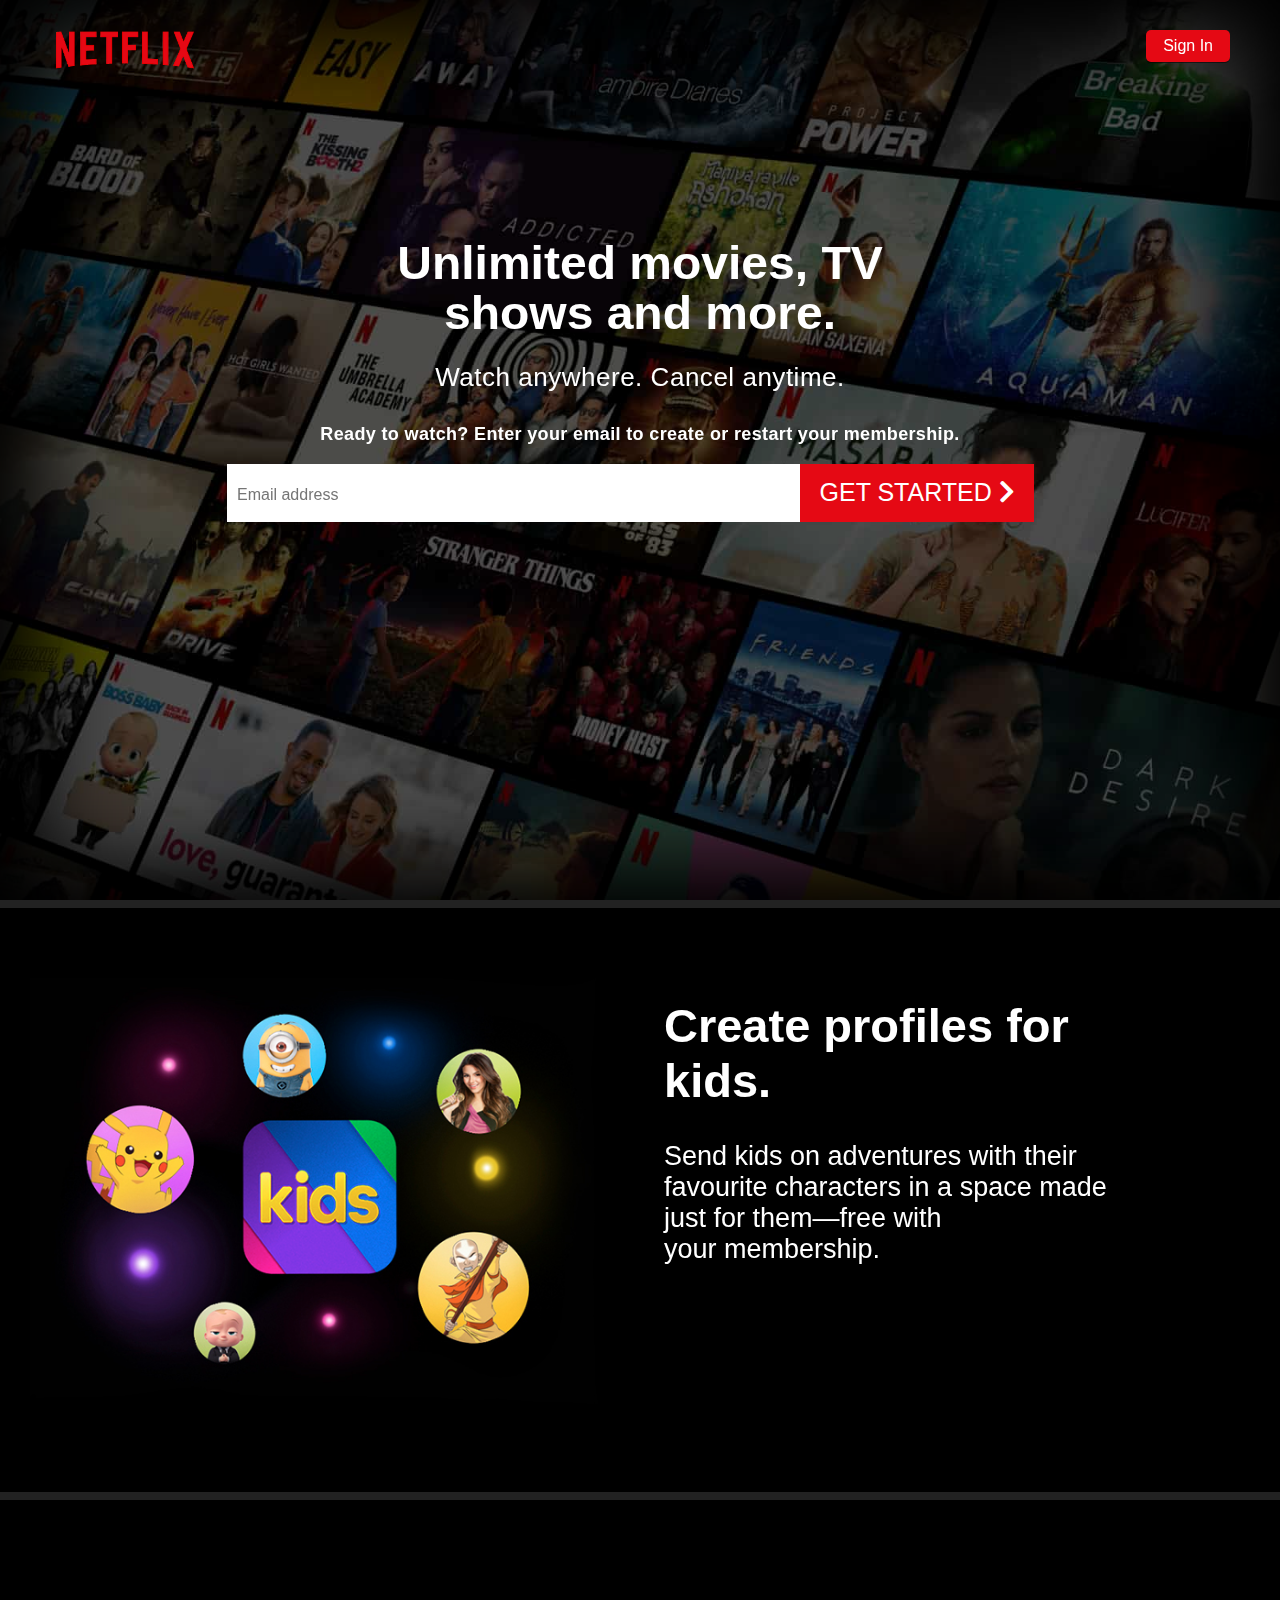
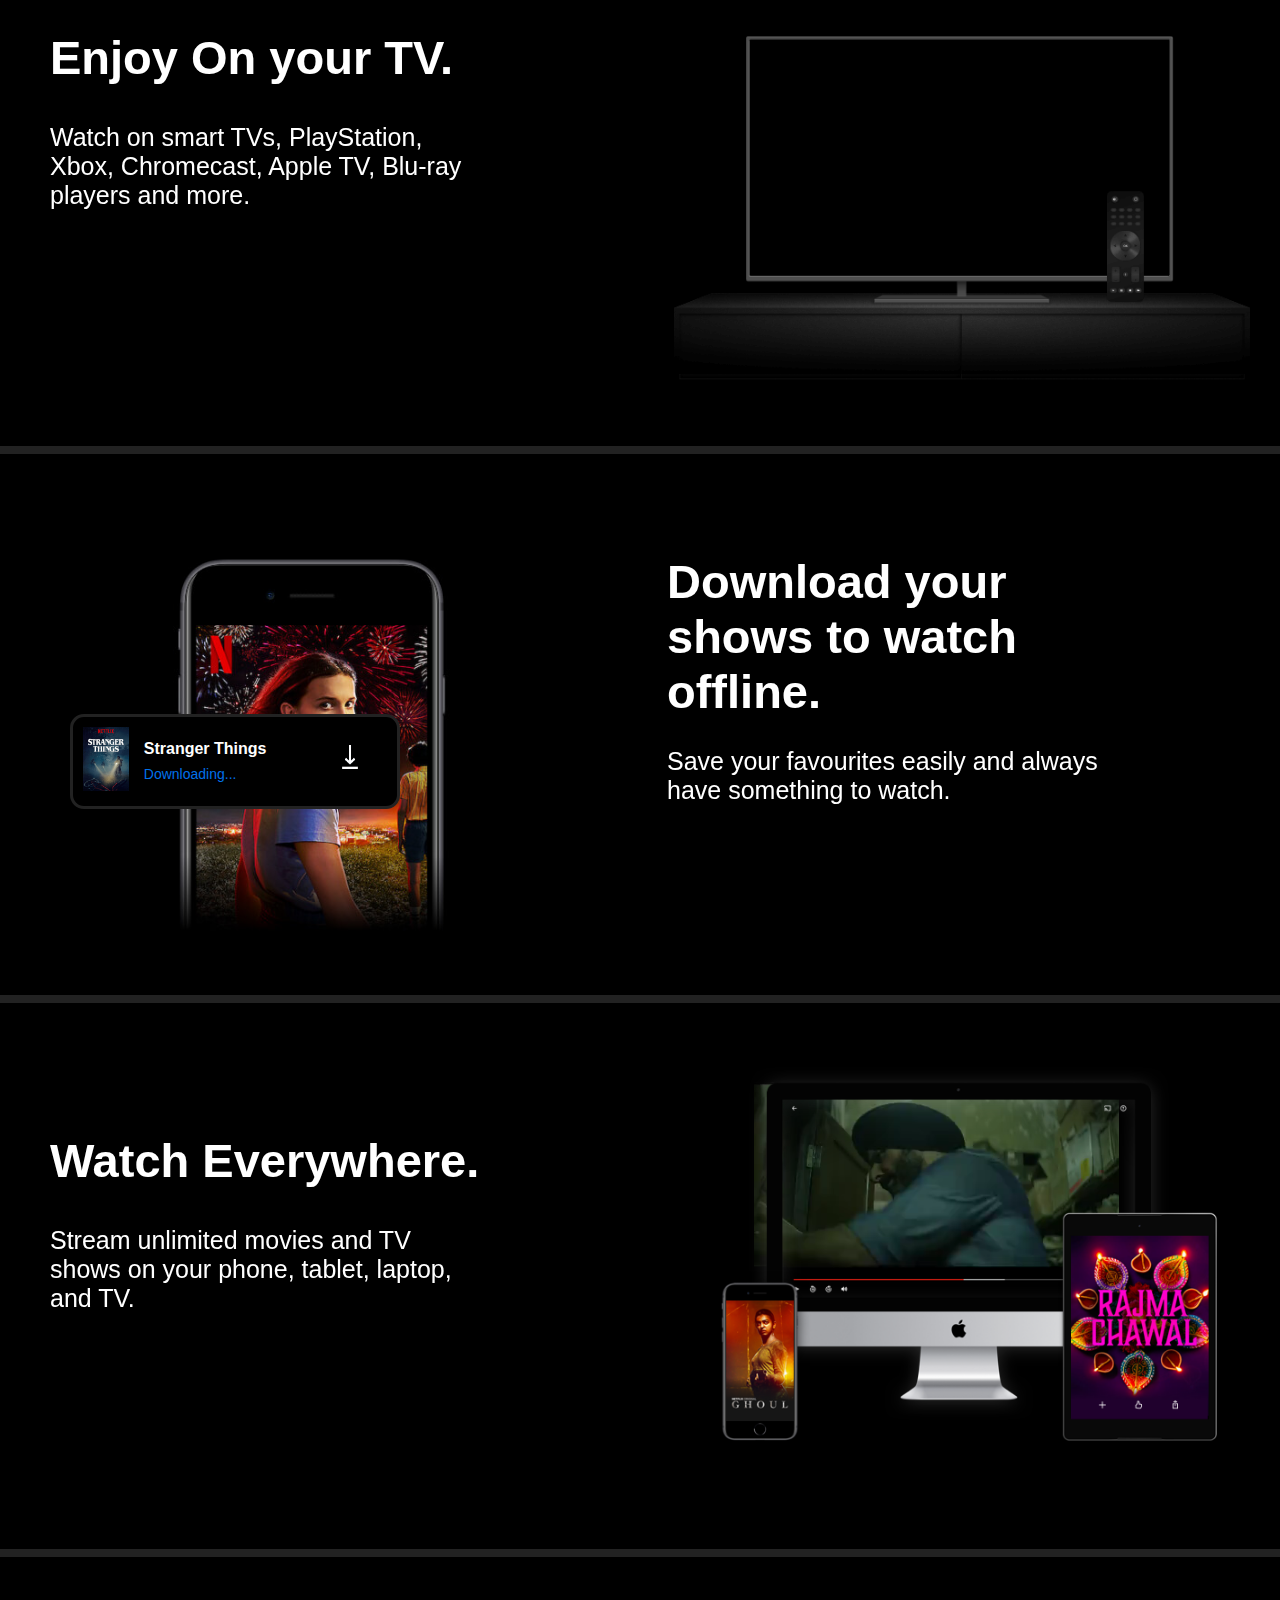
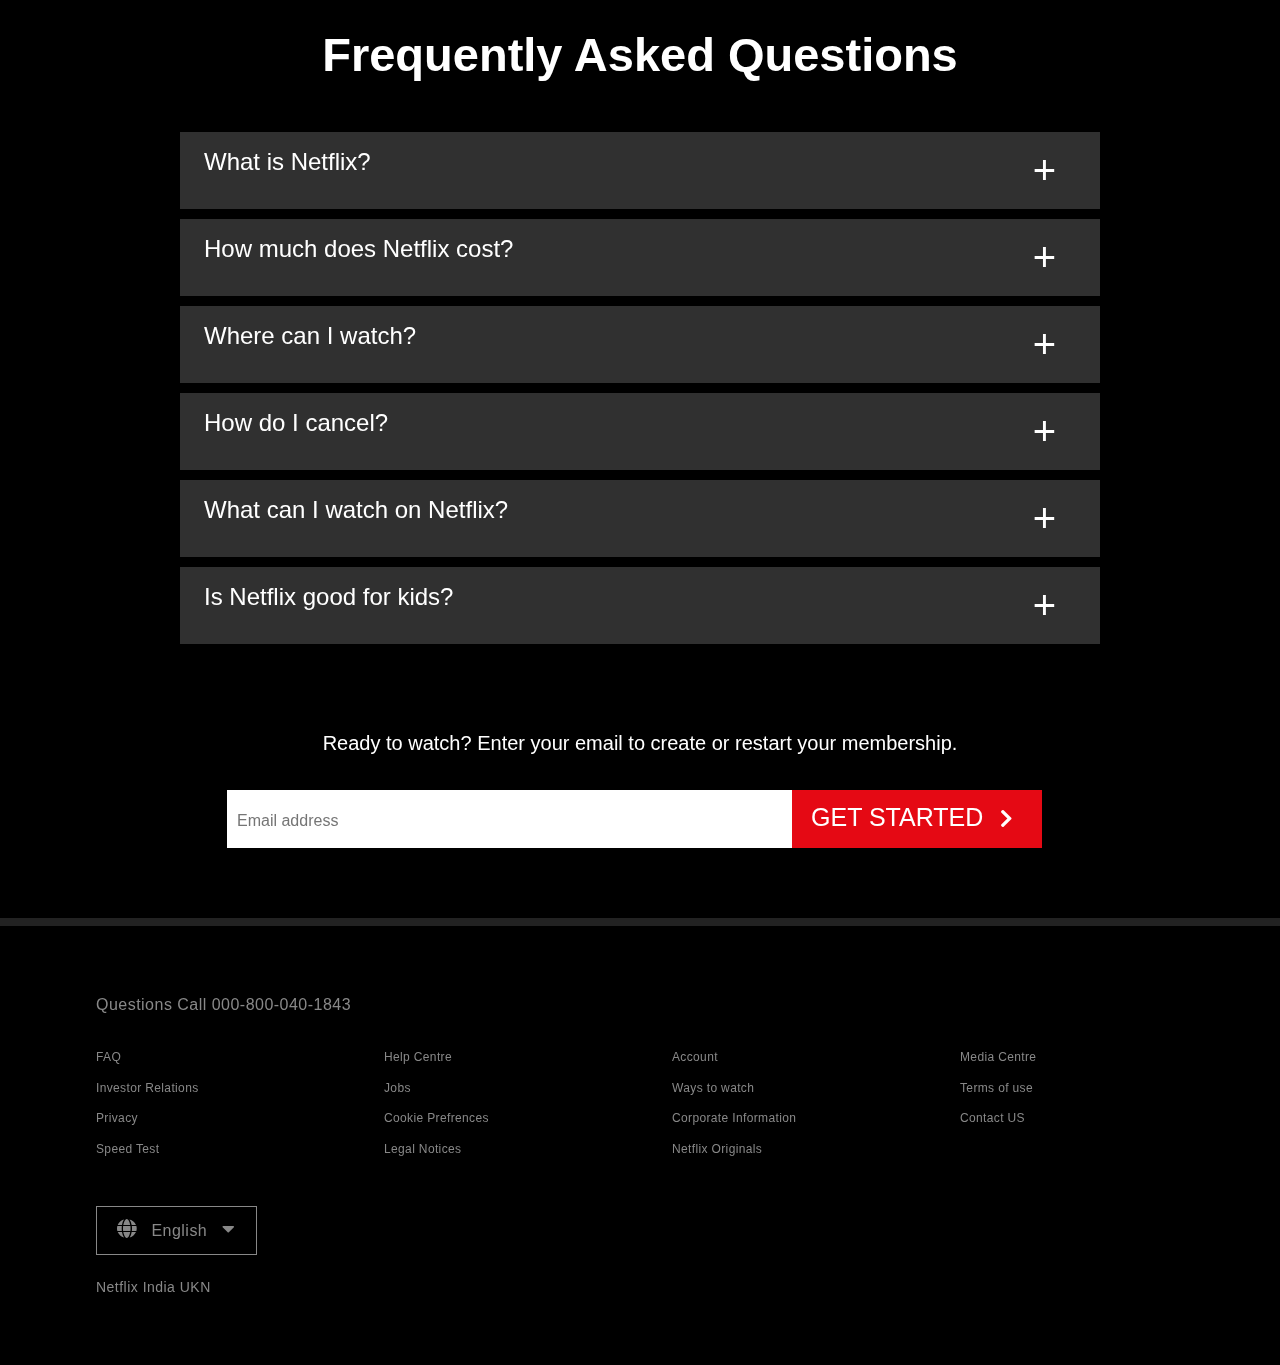
<file: index.html>
<!DOCTYPE html>
<html lang="en">
<head>
    <meta charset="UTF-8">
    <meta http-equiv="X-UA-Compatible" content="IE=edge">
    <meta name="viewport" content="width=device-width, initial-scale=1.0">
    <title>Netflix India – Watch TV Shows Online, Watch Movies Online.</title>
    <link rel="stylesheet" href="https://cdnjs.cloudflare.com/ajax/libs/font-awesome/5.14.0/css/all.min.css">
    <link rel="stylesheet" href="style.css">
</head>
<body>

    <header class="showcase">
        <div class="showcase-top">
          <img src="logo.png" alt="Netflix">
          <a class="btn btn-rounded" href="#">Sign In</a>
        </div>
        <div class="showcase-content">
          <h1>Unlimited movies, TV <br> shows and more.</h1>
          <p class="p-top">Watch anywhere. Cancel anytime.</p>
          <p class="p-bot">Ready to watch? Enter your email to create or restart your membership.</p>
          <input type="email" placeholder="Email address">
          <div class="get-st">
            <button type="button">GET STARTED <i class="fas fa-chevron-right"></i></button>
          </div>
        </div>
      </header>
  
  
      <!-- /* PART TWO */ -->
  
  <hr>
  
    <section class="kids">
      <div class="container">
        <div class="left">
          <img src="kids.jpg" alt="">
        </div>
        <div class="right">
          <h1>Create profiles for <br> kids.</h1>
          <p>Send kids on adventures with their <br> favourite characters in a space made <br> just for them—free with <br> your membership.</p>
        </div>
      </div>
    </section>
  
  <hr>
  
    <section class="njy">
      <div class="l-content">
        <h1>Enjoy On your TV.</h1>
        <p>Watch on smart TVs, PlayStation, <br> Xbox, Chromecast, Apple TV, Blu-ray <br> players and more.</p>
      </div>
      <div class="r-content">
        <img src="tv.png" alt="">
        <div class="video">
          <video src="video-tv.m4v" autoplay playsinline muted loop></video>
        </div>
      </div>
    </section>
  
  <hr>
  
  <!-- /*  PART 3 */ -->
  
    <section class="stranger">
      <div class="mobile">
        <img src="mobile.jpg" alt="">
        <div class="box">
          <div>
            <img src="boxshot.png" alt="">
          </div>
          <div>
            <h2>Stranger Things</h2>
            <p>Downloading...</p>
          </div>
          <div>
            <img class="gif" src="gif.gif" alt="">
          </div>
        </div>
      </div>
      <div class="stranger-content">
        <h1>Download your <br> shows to watch <br> offline.</h1>
        <p>Save your favourites easily and always <br> have something to watch.</p>
      </div>
    </section>
  
  <hr>
  
    <section class="sacred">
      <div class="sacred-content">
        <h1>Watch Everywhere.</h1>
        <p>Stream unlimited movies and TV <br> shows on your phone, tablet, laptop, <br> and TV.</p>
      </div>
      <div class="mac">
        <img src="tv2.png" alt="">
        <div class="tv2">
          <video src="video-tv2.m4v" autoplay playsinline muted loop></video>
        </div>
      </div>
    </section>
  
  <hr>
  
  <!-- PART 4 -->
  <div>
    <section class="frequent">
      <h1>Frequently Asked Questions</h1>
      <div class="Questions">
        <button type="button">What is Netflix? <span onClick="toggle1()" id="rot1">+</span> </button>
        <div class="faq-answer closed" id="ans1">
          <span>
            Netflix is a streaming service that offers a wide variety of award-winning TV shows, movies, anime, documentaries and more – on thousands of internet-connected devices.
            <br>
            <br>
            You can watch as much as you want, whenever you want, without a single ad – all for one low monthly price. There's always something new to discover, and new TV shows and movies are added every week!
          </span>
        </div>
  
        <button type="button">How much does Netflix cost? <span onClick="toggle2()" id="rot2">+</span> </button>
        <div class="faq-answer closed" id="ans2">
          <span>
            Netflix is a streaming service that offers a wide variety of award-winning TV shows, movies, anime, documentaries and more – on thousands of internet-connected devices.
            <br>
            <br>
            You can watch as much as you want, whenever you want, without a single ad – all for one low monthly price. There's always something new to discover, and new TV shows and movies are added every week!
          </span>
        </div>
  
        <button type="button">Where can I watch? <span onClick="toggle3()" id="rot3">+</span> </button>
        <div class="faq-answer closed" id="ans3">
          <span>
            Netflix is a streaming service that offers a wide variety of award-winning TV shows, movies, anime, documentaries and more – on thousands of internet-connected devices.
            <br>
            <br>
            You can watch as much as you want, whenever you want, without a single ad – all for one low monthly price. There's always something new to discover, and new TV shows and movies are added every week!
          </span>
        </div>
  
        <button type="button">How do I cancel? <span onClick="toggle4()" id="rot4">+</span> </button>
        <div class="faq-answer closed" id="ans4">
          <span>
            Netflix is a streaming service that offers a wide variety of award-winning TV shows, movies, anime, documentaries and more – on thousands of internet-connected devices.
            <br>
            <br>
            You can watch as much as you want, whenever you want, without a single ad – all for one low monthly price. There's always something new to discover, and new TV shows and movies are added every week!
          </span>
        </div>
  
        <button type="button">What can I watch on Netflix? <span onClick="toggle5()" id="rot5">+</span> </button>
        <div class="faq-answer closed" id="ans5">
          <span>
            Netflix is a streaming service that offers a wide variety of award-winning TV shows, movies, anime, documentaries and more – on thousands of internet-connected devices.
            <br>
            <br>
            You can watch as much as you want, whenever you want, without a single ad – all for one low monthly price. There's always something new to discover, and new TV shows and movies are added every week!
          </span>
        </div>
  
        <button type="button">Is Netflix good for kids? <span onClick="toggle6()" id="rot6">+</span> </button>
        <div class="faq-answer closed" id="ans6">
          <span>
            Netflix is a streaming service that offers a wide variety of award-winning TV shows, movies, anime, documentaries and more – on thousands of internet-connected devices.
            <br>
            <br>
            You can watch as much as you want, whenever you want, without a single ad – all for one low monthly price. There's always something new to discover, and new TV shows and movies are added every week!
          </span>
        </div>
  
      </div>
    </section>
  
    <p class="p-t">Ready to watch? Enter your email to create or restart your membership.</p>
  
    <div class="field">
      <input type="email" placeholder="Email address">
      <div class="get-st">
        <button type="button">GET STARTED <i class="btn-icon fas fa-chevron-right"></i></button>
      </div>
    </div>
  
  </div>
  
  <hr>
  
  <!-- PART 5 -->
  
    <footer class="footer">
      <p>Questions Call 000-800-040-1843</p>
      <div class="footer-cols">
        <ul>
          <li><a href="#">FAQ</a></li>
          <li><a href="#">Investor Relations</a></li>
          <li><a href="#">Privacy</a></li>
          <li><a href="#">Speed Test</a></li>
        </ul>
        <ul>
          <li><a href="#">Help Centre</a></li>
          <li><a href="#">Jobs</a></li>
          <li><a href="#">Cookie Prefrences</a></li>
          <li><a href="#">Legal Notices</a></li>
        </ul>
        <ul>
          <li><a href="#">Account</a></li>
          <li><a href="#">Ways to watch</a></li>
          <li><a href="#">Corporate Information</a></li>
          <li><a href="#">Netflix Originals</a></li>
        </ul>
        <ul>
          <li><a href="#">Media Centre</a></li>
          <li><a href="#">Terms of use</a></li>
          <li><a href="#">Contact US</a></li>
        </ul>
      </div>
  
      <div class="last">
        <a><i class="fas fa-globe btn-icon"></i> English <i class="btn-icon fas fa-caret-down"></i></a>
        <p>Netflix India UKN</p>
      </div>
    </footer>
  
  
  
  <script>
  
    function toggle1() {
    var x = document.getElementById("ans1");
    var y = document.getElementById("rot1");
      y.classList.toggle('rotate');
      x.classList.toggle('closed');
    }
    function toggle2() {
    var x = document.getElementById("ans2");
    var y = document.getElementById("rot2");
      y.classList.toggle('rotate');
      x.classList.toggle('closed');
    }
    function toggle3() {
    var x = document.getElementById("ans3");
    var y = document.getElementById("rot3");
      y.classList.toggle('rotate');
      x.classList.toggle('closed');
    }
    function toggle4() {
    var x = document.getElementById("ans4");
    var y = document.getElementById("rot4");
      y.classList.toggle('rotate');
      x.classList.toggle('closed');
    }
    function toggle5() {
    var x = document.getElementById("ans5");
    var y = document.getElementById("rot5");
      y.classList.toggle('rotate');
      x.classList.toggle('closed');
    }
    function toggle6() {
    var x = document.getElementById("ans6");
    var y = document.getElementById("rot6");
      y.classList.toggle('rotate');
      x.classList.toggle('closed');
    }
  
  </script>
</body>
</html>
</file>
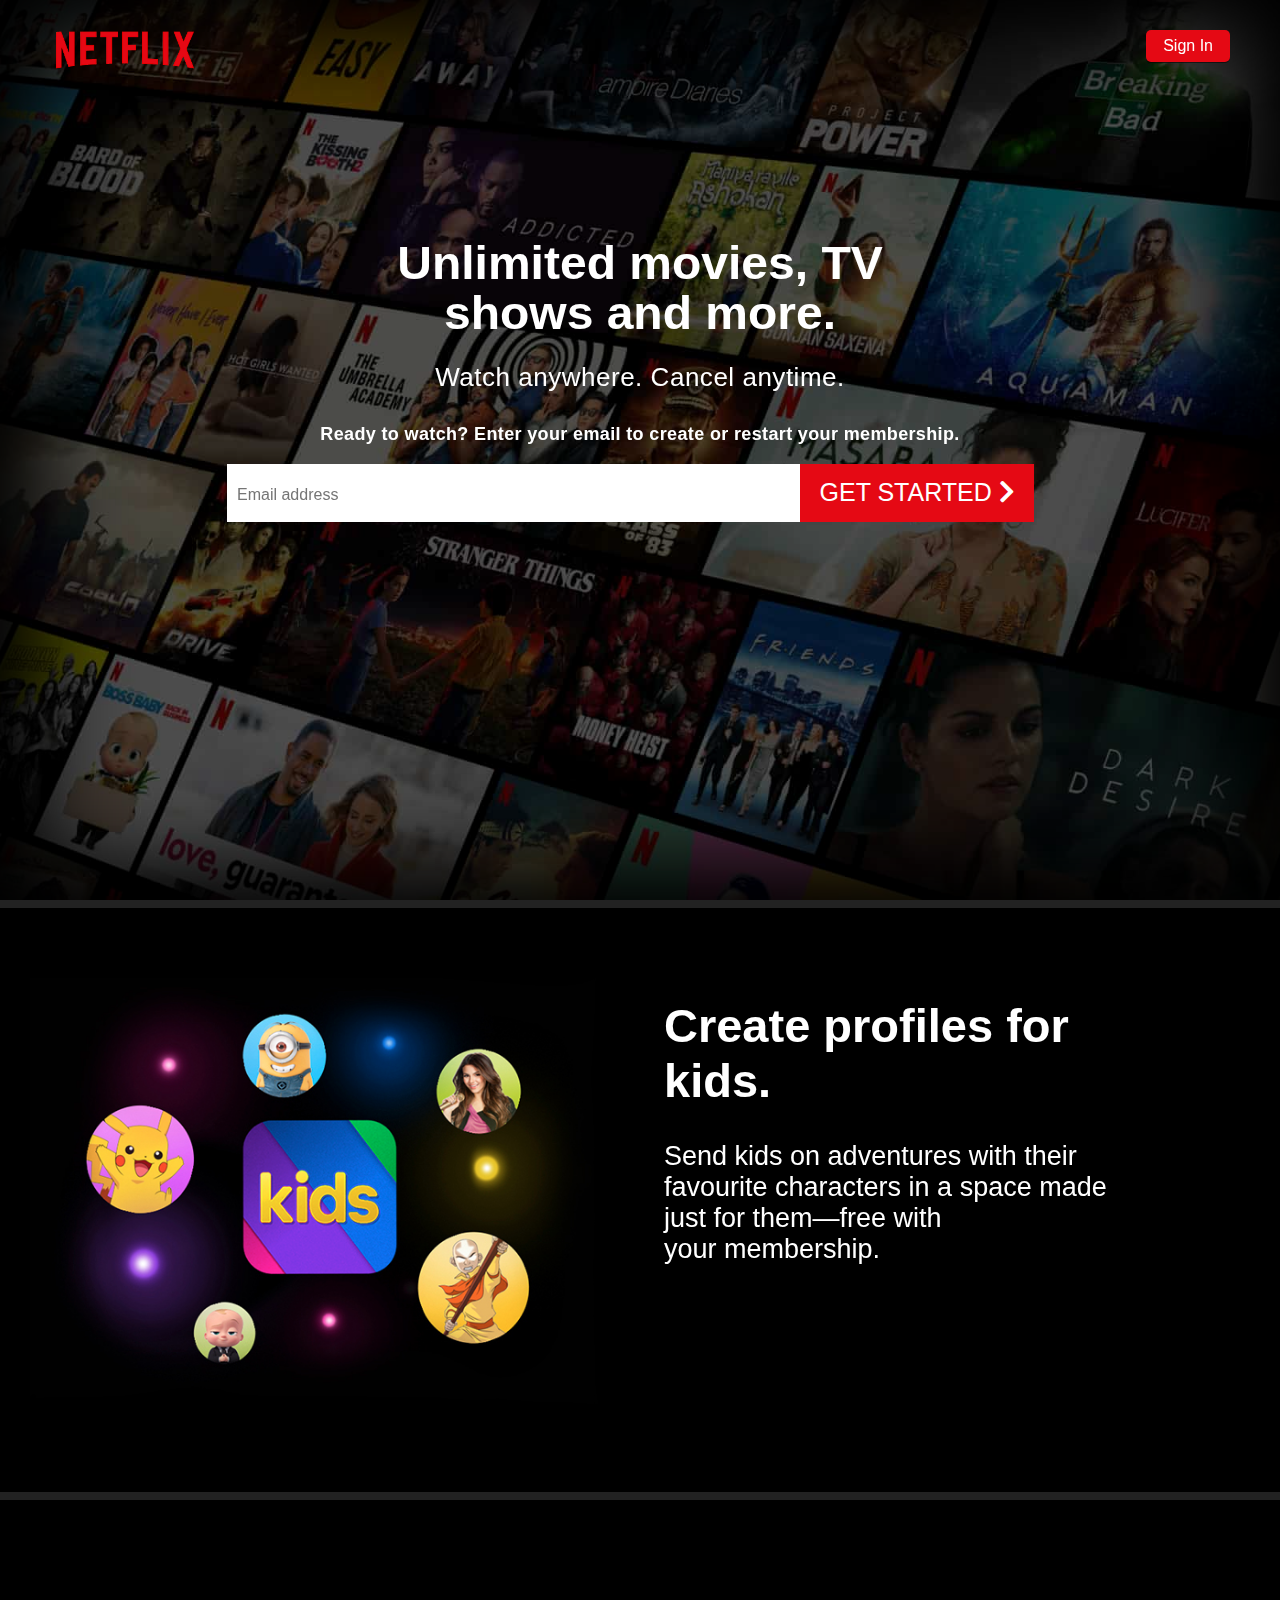
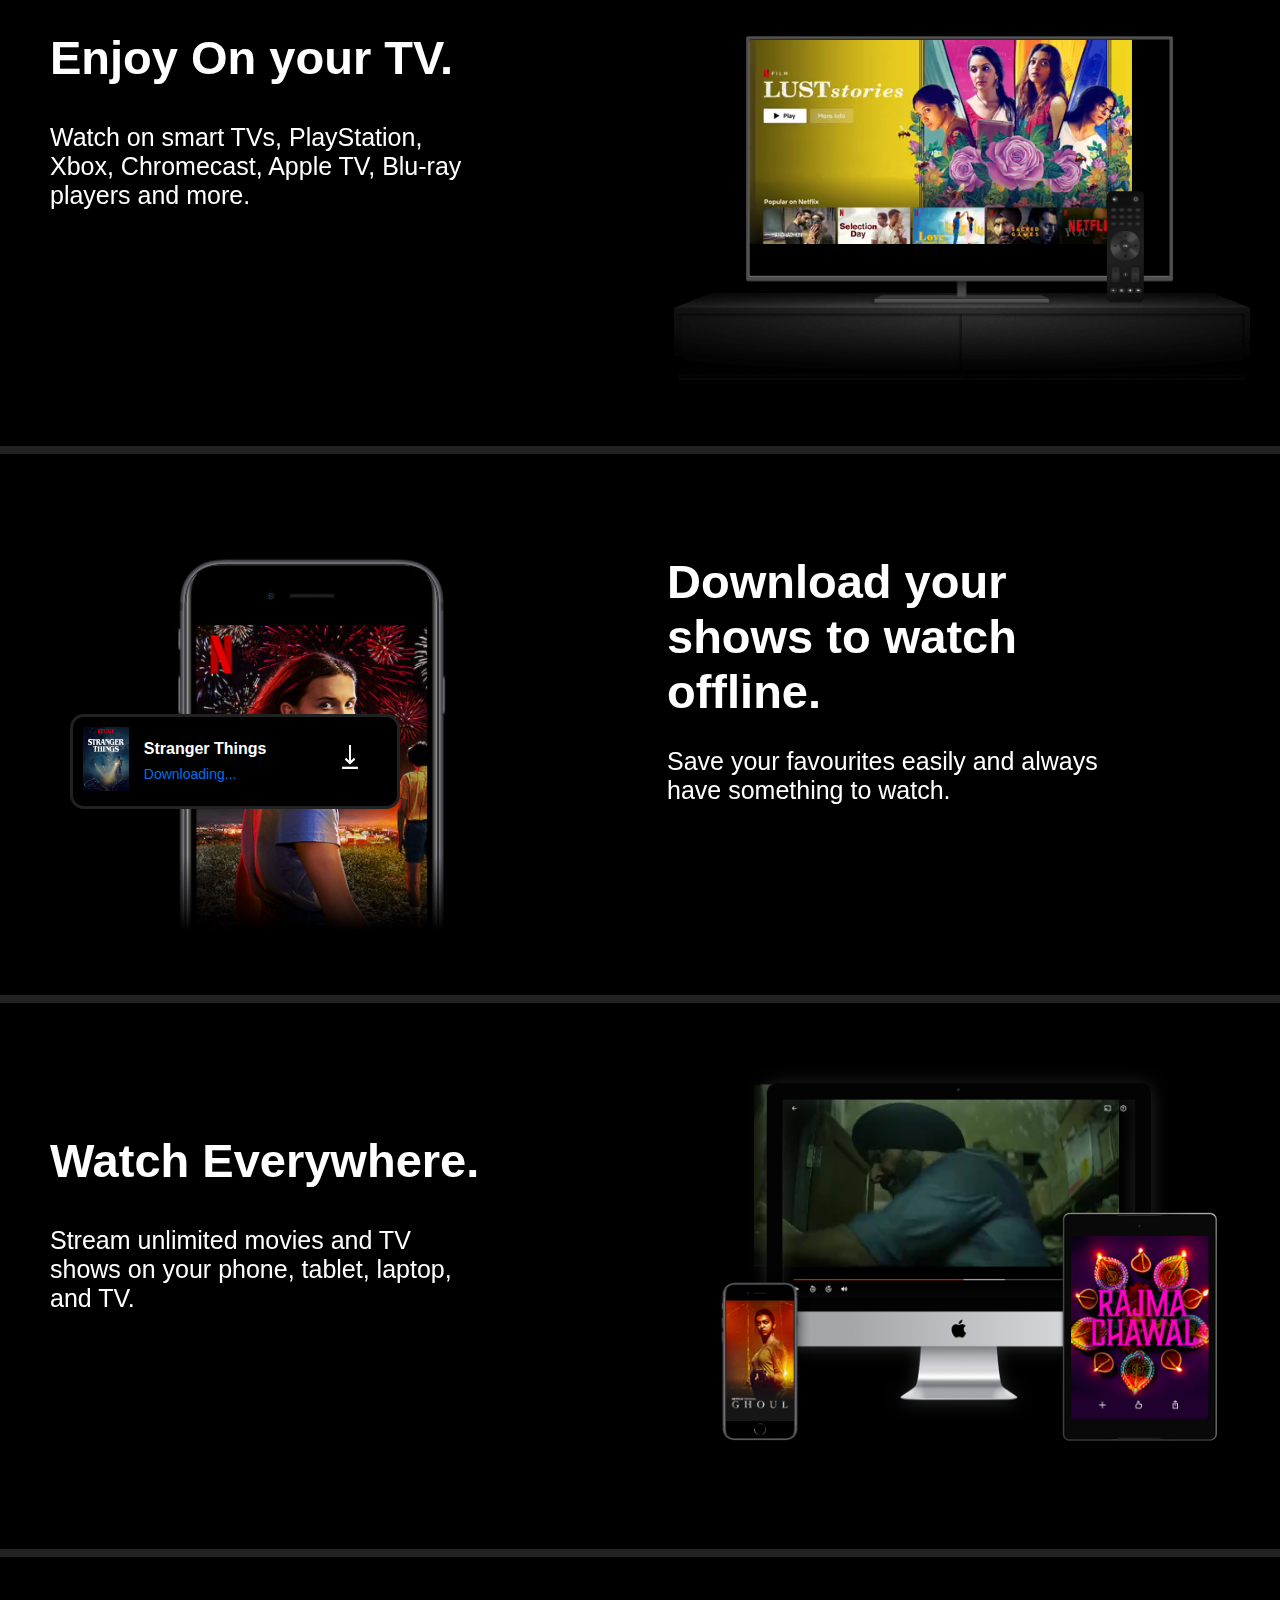
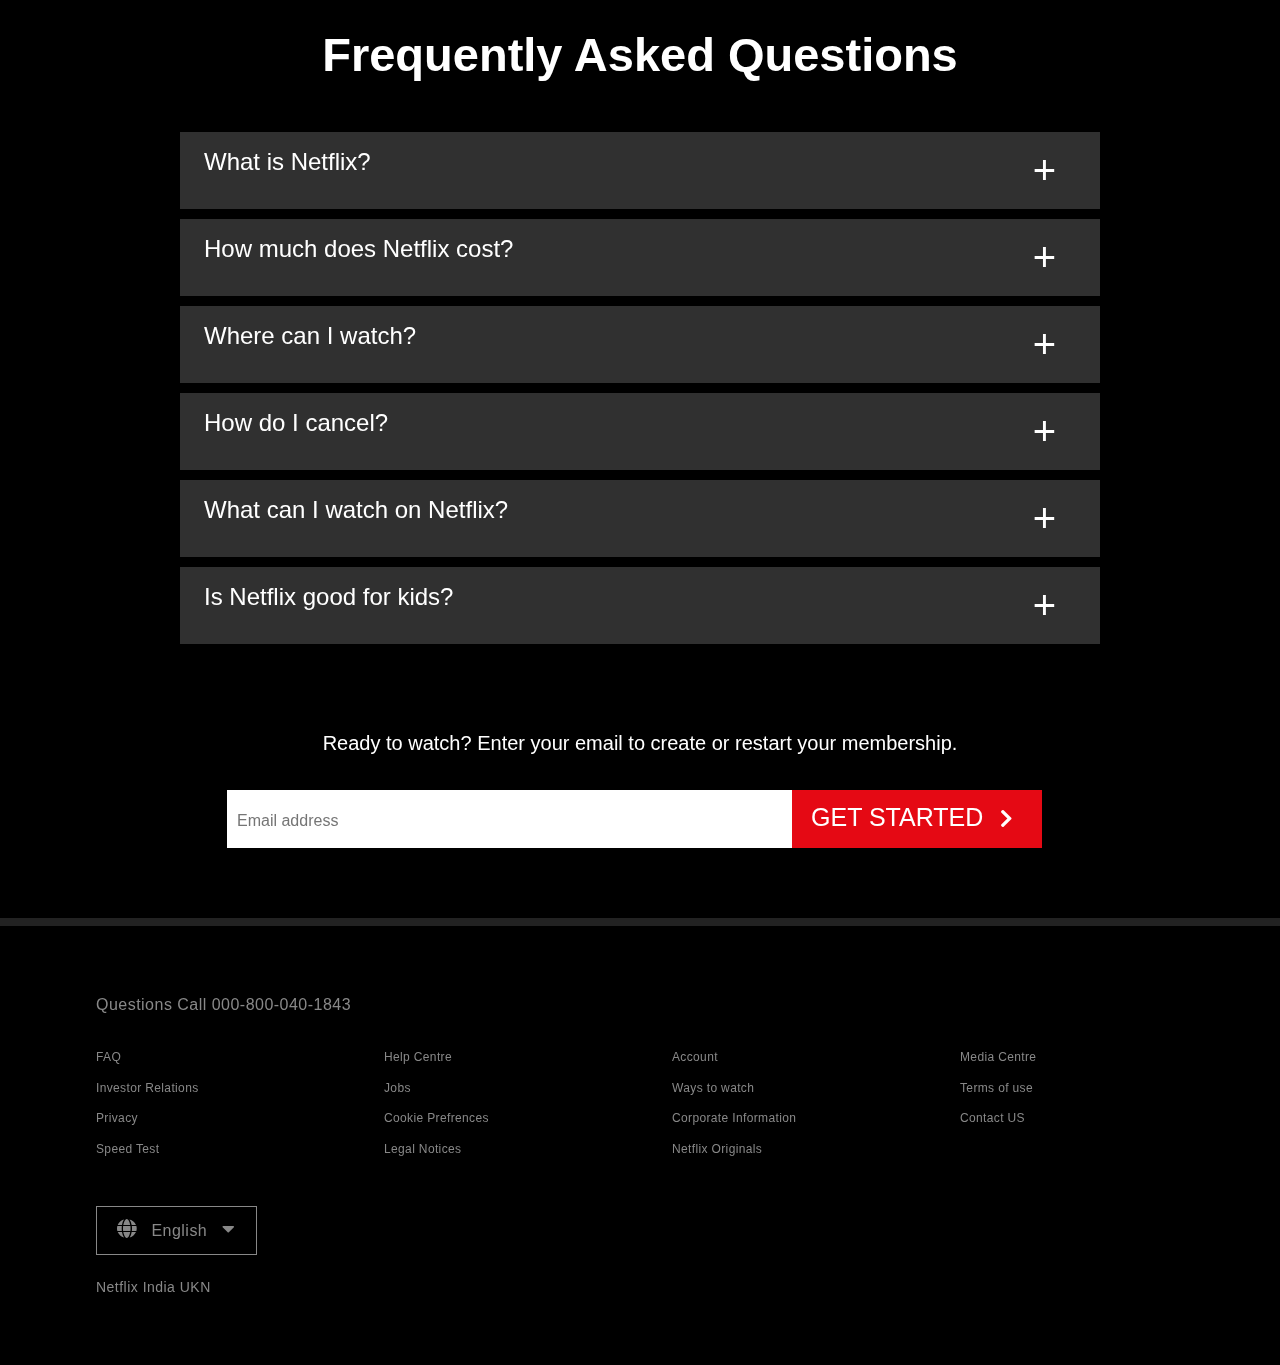
<file: netflix.html>
<!DOCTYPE html>
<html lang="en">
<head>
    <meta charset="UTF-8">
    <meta http-equiv="X-UA-Compatible" content="IE=edge">
    <meta name="viewport" content="width=device-width, initial-scale=1.0">
    <title>Netflix India – Watch TV Shows Online, Watch Movies Online.</title>
    <link rel="stylesheet" href="https://cdnjs.cloudflare.com/ajax/libs/font-awesome/5.14.0/css/all.min.css">
    <link rel="stylesheet" href="style.css">
</head>
<body>

    <header class="showcase">
        <div class="showcase-top">
          <img src="logo.png" alt="Netflix">
          <a class="btn btn-rounded" href="#">Sign In</a>
        </div>
        <div class="showcase-content">
          <h1>Unlimited movies, TV <br> shows and more.</h1>
          <p class="p-top">Watch anywhere. Cancel anytime.</p>
          <p class="p-bot">Ready to watch? Enter your email to create or restart your membership.</p>
          <input type="email" placeholder="Email address">
          <div class="get-st">
            <button type="button">GET STARTED <i class="fas fa-chevron-right"></i></button>
          </div>
        </div>
      </header>
  
  
      <!-- /* PART TWO */ -->
  
  <hr>
  
    <section class="kids">
      <div class="container">
        <div class="left">
          <img src="kids.jpg" alt="">
        </div>
        <div class="right">
          <h1>Create profiles for <br> kids.</h1>
          <p>Send kids on adventures with their <br> favourite characters in a space made <br> just for them—free with <br> your membership.</p>
        </div>
      </div>
    </section>
  
  <hr>
  
    <section class="njy">
      <div class="l-content">
        <h1>Enjoy On your TV.</h1>
        <p>Watch on smart TVs, PlayStation, <br> Xbox, Chromecast, Apple TV, Blu-ray <br> players and more.</p>
      </div>
      <div class="r-content">
        <img src="tv.png" alt="">
        <div class="video">
          <video src="video-tv.m4v" autoplay playsinline muted loop></video>
        </div>
      </div>
    </section>
  
  <hr>
  
  <!-- /*  PART 3 */ -->
  
    <section class="stranger">
      <div class="mobile">
        <img src="mobile.jpg" alt="">
        <div class="box">
          <div>
            <img src="boxshot.png" alt="">
          </div>
          <div>
            <h2>Stranger Things</h2>
            <p>Downloading...</p>
          </div>
          <div>
            <img class="gif" src="gif.gif" alt="">
          </div>
        </div>
      </div>
      <div class="stranger-content">
        <h1>Download your <br> shows to watch <br> offline.</h1>
        <p>Save your favourites easily and always <br> have something to watch.</p>
      </div>
    </section>
  
  <hr>
  
    <section class="sacred">
      <div class="sacred-content">
        <h1>Watch Everywhere.</h1>
        <p>Stream unlimited movies and TV <br> shows on your phone, tablet, laptop, <br> and TV.</p>
      </div>
      <div class="mac">
        <img src="tv2.png" alt="">
        <div class="tv2">
          <video src="video-tv2.m4v" autoplay playsinline muted loop></video>
        </div>
      </div>
    </section>
  
  <hr>
  
  <!-- PART 4 -->
  <div>
    <section class="frequent">
      <h1>Frequently Asked Questions</h1>
      <div class="Questions">
        <button type="button">What is Netflix? <span onClick="toggle1()" id="rot1">+</span> </button>
        <div class="faq-answer closed" id="ans1">
          <span>
            Netflix is a streaming service that offers a wide variety of award-winning TV shows, movies, anime, documentaries and more – on thousands of internet-connected devices.
            <br>
            <br>
            You can watch as much as you want, whenever you want, without a single ad – all for one low monthly price. There's always something new to discover, and new TV shows and movies are added every week!
          </span>
        </div>
  
        <button type="button">How much does Netflix cost? <span onClick="toggle2()" id="rot2">+</span> </button>
        <div class="faq-answer closed" id="ans2">
          <span>
            Netflix is a streaming service that offers a wide variety of award-winning TV shows, movies, anime, documentaries and more – on thousands of internet-connected devices.
            <br>
            <br>
            You can watch as much as you want, whenever you want, without a single ad – all for one low monthly price. There's always something new to discover, and new TV shows and movies are added every week!
          </span>
        </div>
  
        <button type="button">Where can I watch? <span onClick="toggle3()" id="rot3">+</span> </button>
        <div class="faq-answer closed" id="ans3">
          <span>
            Netflix is a streaming service that offers a wide variety of award-winning TV shows, movies, anime, documentaries and more – on thousands of internet-connected devices.
            <br>
            <br>
            You can watch as much as you want, whenever you want, without a single ad – all for one low monthly price. There's always something new to discover, and new TV shows and movies are added every week!
          </span>
        </div>
  
        <button type="button">How do I cancel? <span onClick="toggle4()" id="rot4">+</span> </button>
        <div class="faq-answer closed" id="ans4">
          <span>
            Netflix is a streaming service that offers a wide variety of award-winning TV shows, movies, anime, documentaries and more – on thousands of internet-connected devices.
            <br>
            <br>
            You can watch as much as you want, whenever you want, without a single ad – all for one low monthly price. There's always something new to discover, and new TV shows and movies are added every week!
          </span>
        </div>
  
        <button type="button">What can I watch on Netflix? <span onClick="toggle5()" id="rot5">+</span> </button>
        <div class="faq-answer closed" id="ans5">
          <span>
            Netflix is a streaming service that offers a wide variety of award-winning TV shows, movies, anime, documentaries and more – on thousands of internet-connected devices.
            <br>
            <br>
            You can watch as much as you want, whenever you want, without a single ad – all for one low monthly price. There's always something new to discover, and new TV shows and movies are added every week!
          </span>
        </div>
  
        <button type="button">Is Netflix good for kids? <span onClick="toggle6()" id="rot6">+</span> </button>
        <div class="faq-answer closed" id="ans6">
          <span>
            Netflix is a streaming service that offers a wide variety of award-winning TV shows, movies, anime, documentaries and more – on thousands of internet-connected devices.
            <br>
            <br>
            You can watch as much as you want, whenever you want, without a single ad – all for one low monthly price. There's always something new to discover, and new TV shows and movies are added every week!
          </span>
        </div>
  
      </div>
    </section>
  
    <p class="p-t">Ready to watch? Enter your email to create or restart your membership.</p>
  
    <div class="field">
      <input type="email" placeholder="Email address">
      <div class="get-st">
        <button type="button">GET STARTED <i class="btn-icon fas fa-chevron-right"></i></button>
      </div>
    </div>
  
  </div>
  
  <hr>
  
  <!-- PART 5 -->
  
    <footer class="footer">
      <p>Questions Call 000-800-040-1843</p>
      <div class="footer-cols">
        <ul>
          <li><a href="#">FAQ</a></li>
          <li><a href="#">Investor Relations</a></li>
          <li><a href="#">Privacy</a></li>
          <li><a href="#">Speed Test</a></li>
        </ul>
        <ul>
          <li><a href="#">Help Centre</a></li>
          <li><a href="#">Jobs</a></li>
          <li><a href="#">Cookie Prefrences</a></li>
          <li><a href="#">Legal Notices</a></li>
        </ul>
        <ul>
          <li><a href="#">Account</a></li>
          <li><a href="#">Ways to watch</a></li>
          <li><a href="#">Corporate Information</a></li>
          <li><a href="#">Netflix Originals</a></li>
        </ul>
        <ul>
          <li><a href="#">Media Centre</a></li>
          <li><a href="#">Terms of use</a></li>
          <li><a href="#">Contact US</a></li>
        </ul>
      </div>
  
      <div class="last">
        <a><i class="fas fa-globe btn-icon"></i> English <i class="btn-icon fas fa-caret-down"></i></a>
        <p>Netflix India UKN</p>
      </div>
    </footer>
  
  
  
  <script>
  
    function toggle1() {
    var x = document.getElementById("ans1");
    var y = document.getElementById("rot1");
      y.classList.toggle('rotate');
      x.classList.toggle('closed');
    }
    function toggle2() {
    var x = document.getElementById("ans2");
    var y = document.getElementById("rot2");
      y.classList.toggle('rotate');
      x.classList.toggle('closed');
    }
    function toggle3() {
    var x = document.getElementById("ans3");
    var y = document.getElementById("rot3");
      y.classList.toggle('rotate');
      x.classList.toggle('closed');
    }
    function toggle4() {
    var x = document.getElementById("ans4");
    var y = document.getElementById("rot4");
      y.classList.toggle('rotate');
      x.classList.toggle('closed');
    }
    function toggle5() {
    var x = document.getElementById("ans5");
    var y = document.getElementById("rot5");
      y.classList.toggle('rotate');
      x.classList.toggle('closed');
    }
    function toggle6() {
    var x = document.getElementById("ans6");
    var y = document.getElementById("rot6");
      y.classList.toggle('rotate');
      x.classList.toggle('closed');
    }
  
  </script>
</body>
</html>
</file>
<file: style.css>
*{
    box-sizing: border-box;
    margin: 0;
    padding: 0;
  }
  body{
    font-family: 'Helvetica', sans-serif;
    -webkit-font-smoothing: antialiased;
    background: #000;
    color: #fff;
  }
  h1, h2 , h3, h4{
    color: #fff;
  }
  a{
    color: #fff;
    text-decoration: none;
  }
  p{
    margin: 0.5rem 0;
  }
  img{
    width: 100%;
  }
  .showcase{
    width: 100%;
    height: 100vh;
    position: relative;
    background: url("bg.jpg") no-repeat center center/cover;
  }
  .showcase::after{
    content: '';
    position: absolute;
    top: 0;
    left: 0;
    z-index: 1;
    width: 100%;
    height: 100vh;
    background: rgba(0, 0, 0, 0.6);
    box-shadow: inset 40px 30px 100px #000,
                inset -40px -30px 100px #000;
  }
  .showcase-top{
    position: relative;
    height: 92px;
    z-index: 2;
  }
  .showcase-top img{
    width: 170px;
    position: absolute;
    top: 0px;
    left: 40px;
  }
  .showcase-top a{
    position: absolute;
    top: 30px;
    right: 50px;
  }
  .showcase-content{
    z-index: 2;
    position: relative;
    margin: auto;
    display: flex;
    flex-direction: column;
    justify-content: center;
    align-items: center;
    text-align: center;
    margin-top: 9rem;
  }
  .showcase-content h1{
    font-weight: 700;
    font-size: 3rem;
    line-height: 1.1;
    margin: 0 0 0.8rem;
    transform: scaleX(1.05);
    transform: scaleY(0.95);
  }
  .p-top{
    font-weight: 500;
    font-size: 26px;
    margin-bottom: 1.4rem;
    letter-spacing: 0.02em;
  }
  .p-bot{
    font-weight: 600;
    font-size: 18px;
    margin-bottom: 1.2rem;
    letter-spacing: 0.02em;
  }
  
  
  .btn{
    display: inline-block;
    background: #e50914;
    color: #fff;
    padding: 7px 17px;
    font-size: 1rem;
    font-weight: 500;
    text-align: center;
    border: none;
    cursor: pointer;
    outline: none;
    box-shadow: 0 1px 0 rgba(0, 0, 0, 0.5);
    border-radius: 2px;
  }
  .btn-rounded{
    border-radius: 5px;
  }
  input{
    margin-left: -250px;
    height: 58px;
    padding: 5px 10px 0;
    width: 45%;
    font-size: 16px;
    outline: none;
    border: none;
  }
  .get-st{
    margin-left: 43.3%;
    margin-top: -58px;
  }
  .get-st button{
    padding: 0.55rem 1.2rem;
    font-size: 25px;
    height: 58px;
    background: #e50914;
    color: #fff;
    border: none;
    cursor: pointer;
  }
  
  
  /* PART TWO */
  hr{
    height: 8px;
    width: 100%;
    border: none;
    background: #222;
  }
  .kids .container{
    padding: 70px 30px;
    display: grid;
    grid-template-columns: repeat(2, 1fr);
    grid-gap: 3rem;
  }
  .right h1{
    padding-top: 20px;
    font-size: 47px;
  }
  .right p{
    padding-top: 25px;
    font-size: 27px;
    font-weight: 500;
  }
  
  
  
  
  
  
  
  .njy{
    padding: 50px 30px 60px 50px;
    display: grid;
    grid-template-columns: repeat(2, 1fr);
    grid-gap: 3rem;
  }
  .njy .l-content h1{
    padding-top: 80px;
    font-size: 47px;
  }
  .njy .l-content p{
    padding-top: 30px;
    font-size: 25px;
    font-weight: 500;
  }
  .r-content{
    position: relative;
  }
  .r-content img{
    z-index: 1;
  }
  .video{
    position: absolute;
    top: 70px;
    left: 60px;
    z-index: -1;
  }
  
  .video video{
    display: inline-block;
    vertical-align: baseline;
    max-width: 83%;
    max-height: 64%;
  }
  
  /*  PART 3 */
  
  .stranger{
    padding: 40px 30px 60px 20px;
    display: grid;
    grid-template-columns: repeat(2, 1fr);
    grid-gap: 4rem;
  }
  .mobile{
    position: relative;
  }
  .box{
    position: absolute;
    top: 220px;
    left: 50px;
    padding: 10px;
    display: grid;
    grid-template-columns: 1fr 3fr 1fr;
    border: 3px solid #222;
    border-radius: 14px;
    width: 330px;
    height: 95px;
    background: #000;
  }
  .box img{
    width: 46px;
    height: 64px;
  }
  .box h2{
    padding-top: 13px;
    font-size: 16px;
  }
  .box p{
    font-size: 14px;
    color: #0071eb;
  }
  .box .gif{
    width: 48px;
    height: 60px;
  }
  .stranger-content{
    padding-top: 60px;
  }
  .stranger-content h1{
    font-size: 47px;
  }
  .stranger-content p{
    padding-top: 20px;
    font-size: 25px;
  }
  
  .sacred{
    padding: 50px 30px 60px 50px;
    display: grid;
    grid-template-columns: repeat(2, 1fr);
    grid-gap: 3rem;
  }
  .sacred .sacred-content h1{
    padding-top: 80px;
    font-size: 47px;
  }
  .sacred .sacred-content p{
    padding-top: 30px;
    font-size: 25px;
    font-weight: 500;
  }
  .mac{
    position: relative;
  }
  .mac img{
    z-index: 1;
  }
  .tv2{
    position: absolute;
    top: 20px;
    left: 80px;
    z-index: -1;
  }
  .tv2 video{
    display: inline-block;
    vertical-align: baseline;
    max-width: 76%;
    max-height: 54%;
  }
  
  
  /* <!-- PART 4 --> */
  
  .frequent{
    padding: 70px 180px;
  }
  .frequent h1{
    text-align: center;
    font-size: 47px;
    margin-bottom: 50px;
  }
  .frequent .Questions button{
    width: 100%;
    text-align: left;
    padding: 16px 44px 16px 24px;
    font-weight: 500;
    font-size: 24px;
    margin-bottom: 10px;
    background: #303030;
    color: #fff;
    border: none;
    outline: none;
  }
  .frequent .Questions button span{
    float: right;
    font-size: 40px;
    cursor: pointer;
  }
  .frequent .Questions .faq-answer{
    width: 100%;
    height: auto;
    padding: 30px 40px;
    font-weight: 500;
    font-size: 24px;
    margin-top: -8px;
    margin-bottom: 10px;
    background: #303030;
    color: #fff;
    text-align: left;
  }
  .frequent .Questions .faq-answer span{
    transform: scaleY(1.2);
    letter-spacing: 0.06em;
  }
  
  
  
  .p-t{
    text-align: center;
    margin-bottom: 35px;
    font-size: 20px;
    font-weight: 500;
  }
  .field{
    text-align: center;
    margin-bottom: 70px;
  }
  input{
    height: 58px;
    padding: 5px 10px 0;
    width: 45%;
    font-size: 16px;
    outline: none;
    border: none;
  }
  .get-st{
    margin-top: -58px;
  }
  .get-st button{
    padding: 0.55rem 1.2rem;
    font-size: 25px;
    height: 58px;
    background: #e50914;
    color: #fff;
    border: none;
    cursor: pointer;
  }
  .closed{
    display: none;
  }
  .rotate{
    transform: rotate(45deg);
  }
  
  
  /* <!-- PART 5 --> */
  
  .footer{
    max-width: 85%;
    margin: 70px auto;
  }
  .footer, .footer a{
    color: #888;
    letter-spacing: 0.03em;
  }
  .footer p{
    margin-bottom: 2rem;
  }
  .footer-cols{
    display: grid;
    grid-template-columns: repeat(4, 1fr);
    grid-gap: 4rem;
  }
  .footer li{
    line-height: 1.9;
    list-style: none;
    margin-bottom: 8px;
    font-size: 12px;
  }
  .last{
    margin-top: 40px;
  }
  .last a{
    padding: 15px 10px;
    border: 1px solid #888;
  }
  .last p{
    margin-top: 30px;
    font-size: 14px;
  }
  .btn-icon{
    padding: 10px;
    font-size: 20px;
    cursor: pointer;
  }
</file>
